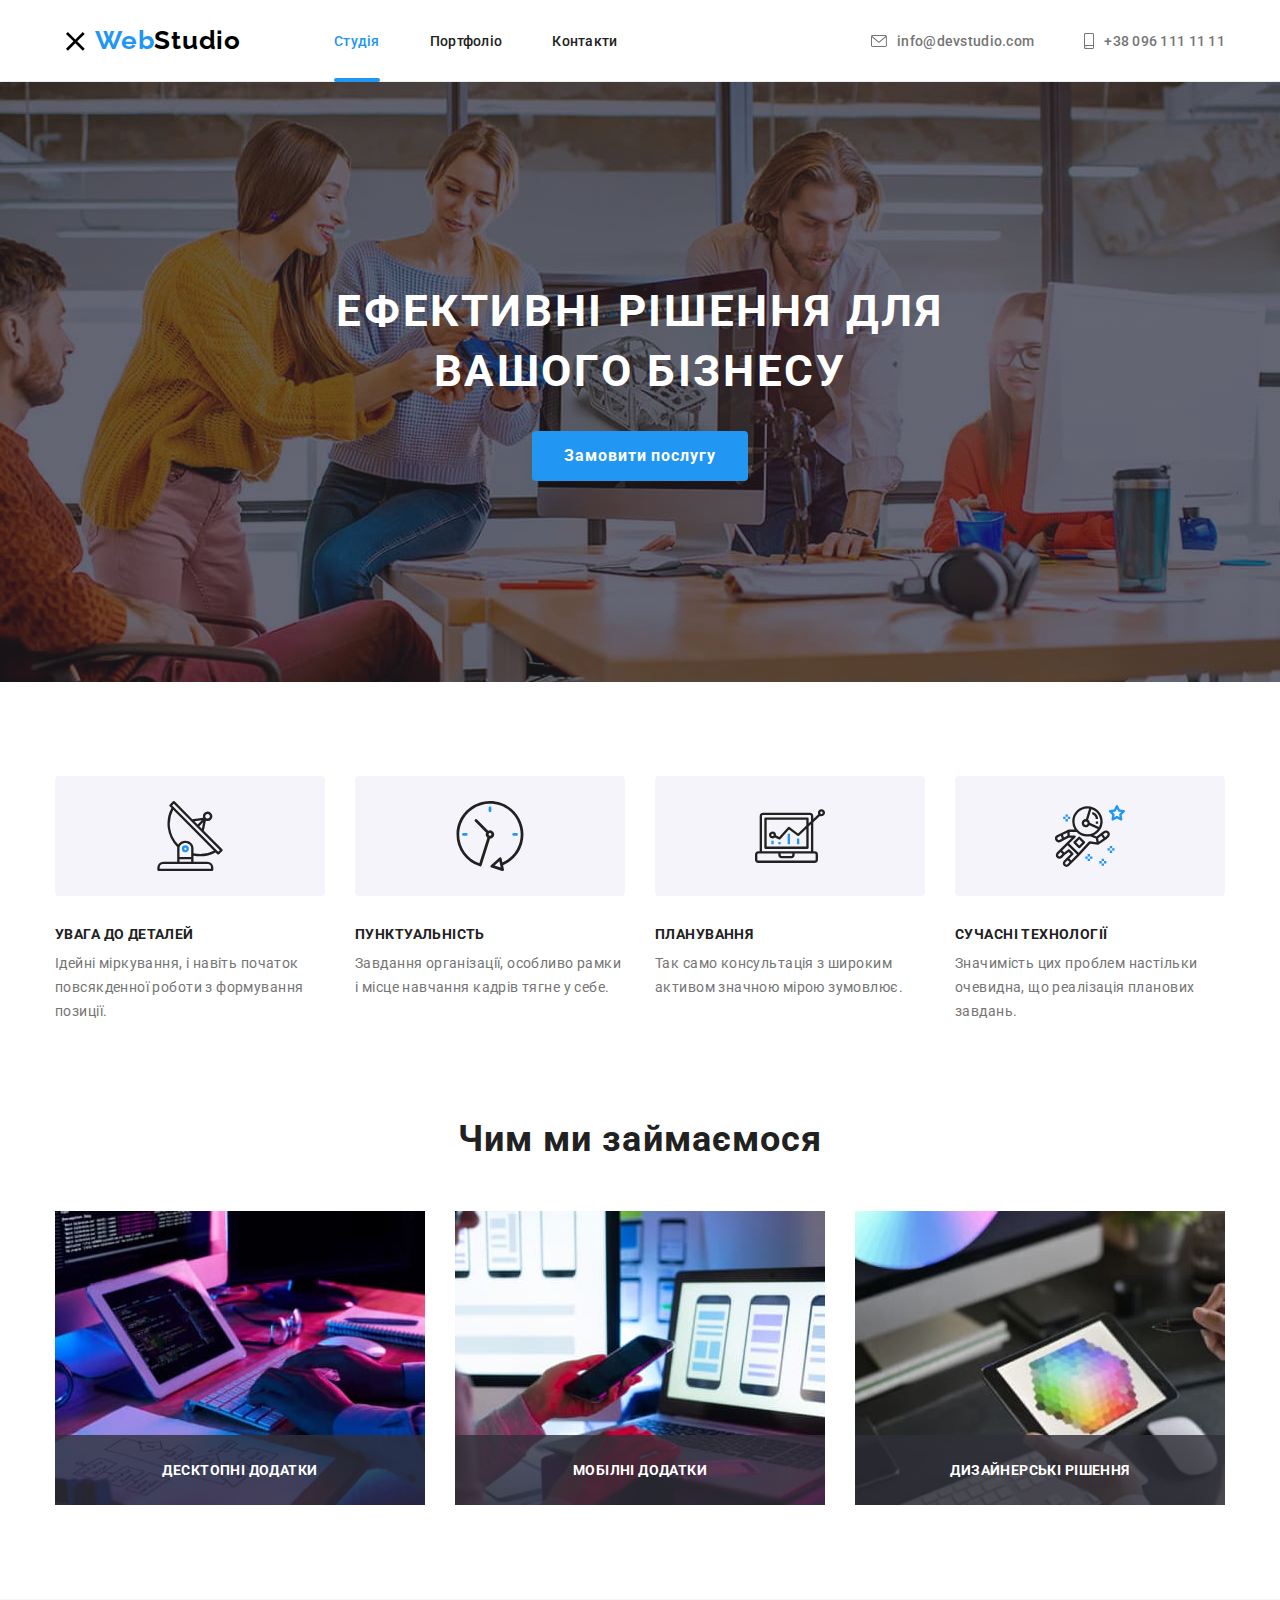
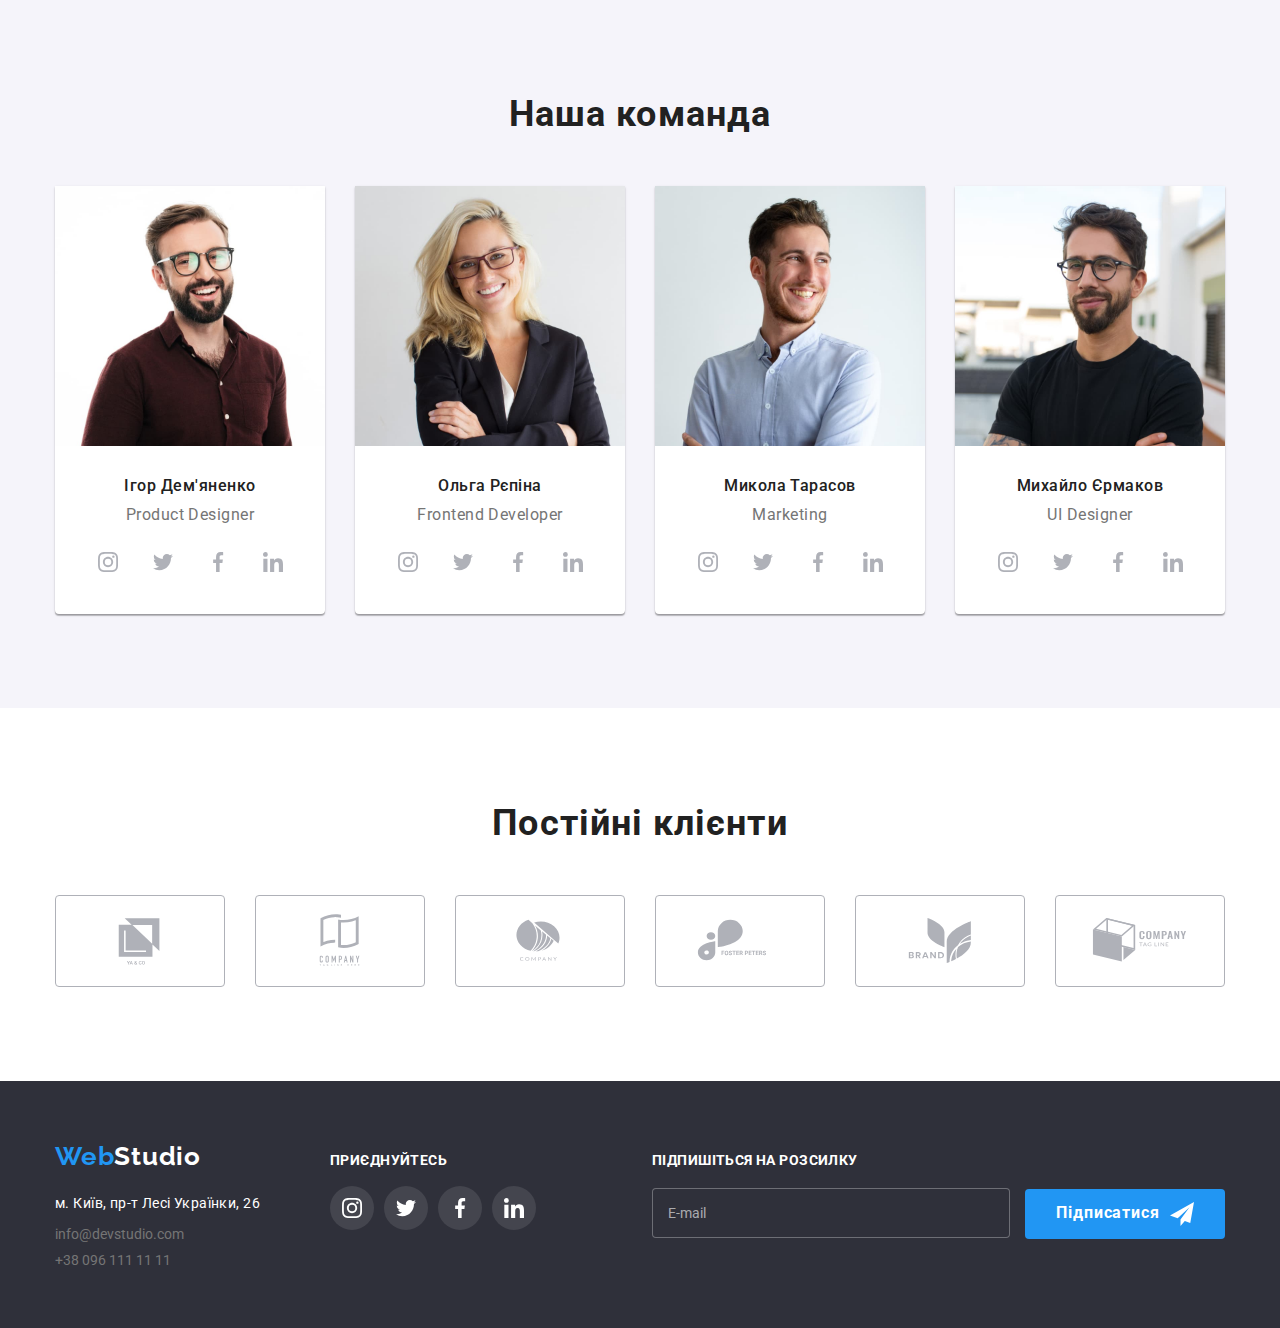
<file: index.html>
<!DOCTYPE html>
<html lang="uk">
  <head>
    <meta charset="UTF-8" />
    <meta http-equiv="X-UA-Compatible" content="IE=edge" />
    <meta name="viewport" content="width=device-width, initial-scale=1.0" />
    <title>Студія</title>
    <link rel="preconnect" href="https://fonts.googleapis.com" />
    <link rel="preconnect" href="https://fonts.gstatic.com" crossorigin />
    <link
      href="https://fonts.googleapis.com/css2?family=Raleway:wght@700&family=Roboto:wght@400;500;700;900&display=swap"
      rel="stylesheet"
    />
    <link rel="stylesheet" href="./css/main.min.css" />
  </head>

  <body>
    <header class="header">
      <div class="container">
        <div class="header__container js-menu-container">
          <button
            type="button"
            class="mobile-menu js-open-menu"
            aria-expanded="false"
            aria-controls="mobile-menu"
          >
            <svg width="40px" height="40px" aria-label="mobile menu switch">
              <use class="icon-close" href="./icons.svg#icon-close_40px"></use>
              <use class="icon-menu" href="./icons.svg#icon-menu_40px"></use>
            </svg>
          </button>
          <nav class="navigation">
            <a href="./index.html" lang="en" class="header-logo">
              <span class="header-logo__web">Web</span
              ><span class="header-logo__studio">Studio</span></a
            >
            <ul class="navigation__menu">
              <li class="navigation__item">
                <a class="navigation__link navigation__link--current" href="./index.html">Студія</a>
              </li>

              <li class="navigation__item">
                <a class="navigation__link" href="./portfolio.html">Портфоліо</a>
              </li>

              <li class="navigation__item"><a class="navigation__link" href="#">Контакти</a></li>
            </ul>
          </nav>
          <ul class="contacts">
            <li class="contacts__checklist">
              <a class="contacts__mail" href="mailto:info@devstudio.com">
                <svg class="contacts__icon" width="16px" height="12px">
                  <use href="./icons.svg#icon-envelope"></use></svg
                >info@devstudio.com</a
              >
            </li>

            <li class="contacts__checklist">
              <a class="contacts__tel" href="tel:+380961111111">
                <svg class="contacts__icon" width="10px" height="16px">
                  <use href="./icons.svg#icon-smartphone"></use></svg
                >+38 096 111 11 11</a
              >
            </li>
          </ul>
        </div>
      </div>
    </header>
    <main>
      <section class="hero">
        <div class="container">
          <h1 class="hero__title">Ефективні рішення для вашого бізнесу</h1>
          <button type="button" class="hero__button" data-modal-open>Замовити послугу</button>
        </div>
      </section>

      <section class="section">
        <div class="container">
          <h2 class="visually-hidden">Наші вміння</h2>
          <ul class="features">
            <li class="features__item">
              <div class="features__icons">
                <svg width="70px" height="70px">
                  <use href="./icons.svg#icon-antenna"></use>
                </svg>
              </div>
              <h3 class="features__title">УВАГА ДО ДЕТАЛЕЙ</h3>
              <p class="features__text">
                Ідейні міркування, і навіть початок повсякденної роботи з формування позиції.
              </p>
            </li>
            <li class="features__item">
              <div class="features__icons">
                <svg width="70px" height="70px">
                  <use href="./icons.svg#icon-clock"></use>
                </svg>
              </div>
              <h3 class="features__title">ПУНКТУАЛЬНІСТЬ</h3>
              <p class="features__text">
                Завдання організації, особливо рамки і місце навчання кадрів тягне у себе.
              </p>
            </li>
            <li class="features__item">
              <div class="features__icons">
                <svg width="70px" height="70px">
                  <use href="./icons.svg#icon-diagram"></use>
                </svg>
              </div>
              <h3 class="features__title">ПЛАНУВАННЯ</h3>
              <p class="features__text">
                Так само консультація з широким активом значною мірою зумовлює.
              </p>
            </li>
            <li class="features__item">
              <div class="features__icons">
                <svg width="70px" height="70px">
                  <use href="./icons.svg#icon-astronaut"></use>
                </svg>
              </div>
              <h3 class="features__title">СУЧАСНІ ТЕХНОЛОГІЇ</h3>
              <p class="features__text last">
                Значимість цих проблем настільки очевидна, що реалізація планових завдань.
              </p>
            </li>
          </ul>
        </div>
      </section>

      <section class="section service">
        <div class="container">
          <h2 class="section__title">Чим ми займаємося</h2>
          <ul class="produce">
            <li class="produce__element">
              <img src="./images/box1.jpg" alt="Написання коду" width="370" />
              <span class="produce__text">Десктопні додатки</span>
            </li>

            <li class="produce__element">
              <img src="./images/box2.jpg" alt="Дизайн додатків" width="370" />
              <span class="produce__text">Мобілні додатки</span>
            </li>

            <li class="produce__element">
              <img src="./images/box3.jpg" alt="Тестування додатків" width="370" />
              <span class="produce__text">Дизайнерські рішення</span>
            </li>
          </ul>
        </div>
      </section>

      <section class="section squad">
        <div class="container">
          <h2 class="section__title">Наша команда</h2>
          <ul class="team">
            <li class="team__element">
              <img src="./images/img1.jpg" alt="Дизайнер продукту" width="270" />
              <div class="team__specialists">
                <h3 class="team__name">Ігор Дем'яненко</h3>
                <p class="team__text" lang="en">Product Designer</p>
                <ul class="socials">
                  <li class="socials__item">
                    <a href="https://www.instagram.com" class="socials__link">
                      <svg class="socials__icon" width="20px" height="20px">
                        <use href="./icons.svg#icon-instagram"></use>
                      </svg>
                    </a>
                  </li>
                  <li class="socials__item">
                    <a href="https://www.instagram.com" class="socials__link">
                      <svg class="socials__icon" width="20px" height="20px">
                        <use href="./icons.svg#icon-twitter"></use>
                      </svg>
                    </a>
                  </li>
                  <li class="socials__item">
                    <a href="https://www.instagram.com" class="socials__link">
                      <svg class="socials__icon" width="20px" height="20px">
                        <use href="./icons.svg#icon-facebook"></use>
                      </svg>
                    </a>
                  </li>
                  <li class="socials__item">
                    <a href="https://www.instagram.com" class="socials__link">
                      <svg class="socials__icon" width="20px" height="20px">
                        <use href="./icons.svg#icon-linkedin"></use>
                      </svg>
                    </a>
                  </li>
                </ul>
              </div>
            </li>
            <li class="team__element">
              <img src="./images/img2.jpg" alt="Розробник" width="270" />
              <div class="team__specialists">
                <h3 class="team__name">Ольга Рєпіна</h3>
                <p class="team__text" lang="en">Frontend Developer</p>
                <ul class="socials">
                  <li class="socials__item">
                    <a href="https://www.instagram.com" class="socials__link">
                      <svg class="socials__icon" width="20px" height="20px">
                        <use href="./icons.svg#icon-instagram"></use>
                      </svg>
                    </a>
                  </li>
                  <li class="socials__item">
                    <a href="https://www.instagram.com" class="socials__link">
                      <svg class="socials__icon" width="20px" height="20px">
                        <use href="./icons.svg#icon-twitter"></use>
                      </svg>
                    </a>
                  </li>
                  <li class="socials__item">
                    <a href="https://www.instagram.com" class="socials__link">
                      <svg class="socials__icon" width="20px" height="20px">
                        <use href="./icons.svg#icon-facebook"></use>
                      </svg>
                    </a>
                  </li>
                  <li class="socials__item">
                    <a href="https://www.instagram.com" class="socials__link">
                      <svg class="socials__icon" width="20px" height="20px">
                        <use href="./icons.svg#icon-linkedin"></use>
                      </svg>
                    </a>
                  </li>
                </ul>
              </div>
            </li>
            <li class="team__element">
              <img src="./images/img3.jpg" alt="Маркетолог" width="270" />
              <div class="team__specialists">
                <h3 class="team__name">Микола Тарасов</h3>
                <p class="team__text" lang="en">Marketing</p>
                <ul class="socials">
                  <li class="socials__item">
                    <a href="https://www.instagram.com" class="socials__link">
                      <svg class="socials__icon" width="20px" height="20px">
                        <use href="./icons.svg#icon-instagram"></use>
                      </svg>
                    </a>
                  </li>
                  <li class="socials__item">
                    <a href="https://www.instagram.com" class="socials__link">
                      <svg class="socials__icon" width="20px" height="20px">
                        <use href="./icons.svg#icon-twitter"></use>
                      </svg>
                    </a>
                  </li>
                  <li class="socials__item">
                    <a href="https://www.instagram.com" class="socials__link">
                      <svg class="socials__icon" width="20px" height="20px">
                        <use href="./icons.svg#icon-facebook"></use>
                      </svg>
                    </a>
                  </li>
                  <li class="socials__item">
                    <a href="https://www.instagram.com" class="socials__link">
                      <svg class="socials__icon" width="20px" height="20px">
                        <use href="./icons.svg#icon-linkedin"></use>
                      </svg>
                    </a>
                  </li>
                </ul>
              </div>
            </li>
            <li class="team__element">
              <img src="./images/img4.jpg" alt="Дизайнер" width="270" />
              <div class="team__specialists">
                <h3 class="team__name">Михайло Єрмаков</h3>
                <p class="team__text" lang="en">UI Designer</p>
                <ul class="socials">
                  <li class="socials__item">
                    <a href="https://www.instagram.com" class="socials__link">
                      <svg class="socials__icon" width="20px" height="20px">
                        <use href="./icons.svg#icon-instagram"></use>
                      </svg>
                    </a>
                  </li>
                  <li class="socials__item">
                    <a href="https://www.instagram.com" class="socials__link">
                      <svg class="socials__icon" width="20px" height="20px">
                        <use href="./icons.svg#icon-twitter"></use>
                      </svg>
                    </a>
                  </li>
                  <li class="socials__item">
                    <a href="https://www.instagram.com" class="socials__link">
                      <svg class="socials__icon" width="20px" height="20px">
                        <use href="./icons.svg#icon-facebook"></use>
                      </svg>
                    </a>
                  </li>
                  <li class="socials__item">
                    <a href="https://www.instagram.com" class="socials__link">
                      <svg class="socials__icon" width="20px" height="20px">
                        <use href="./icons.svg#icon-linkedin"></use>
                      </svg>
                    </a>
                  </li>
                </ul>
              </div>
            </li>
          </ul>
        </div>
      </section>
      <section class="section">
        <div class="container">
          <h2 class="section__title">Постійні клієнти</h2>
          <ul class="clients">
            <li class="clients__item">
              <a href="" class="clients__link">
                <svg class="clients__icon" width="106px" height="60px">
                  <use href="./icons.svg#icon-Logo"></use>
                </svg>
              </a>
            </li>
            <li class="clients__item">
              <a href="" class="clients__link">
                <svg class="clients__icon" width="106px" height="60px">
                  <use href="./icons.svg#icon-Logo-1"></use>
                </svg>
              </a>
            </li>
            <li class="clients__item">
              <a href="" class="clients__link">
                <svg class="clients__icon" width="106px" height="60px">
                  <use href="./icons.svg#icon-Logo-2"></use>
                </svg>
              </a>
            </li>
            <li class="clients__item">
              <a href="" class="clients__link">
                <svg class="clients__icon" width="106px" height="60px">
                  <use href="./icons.svg#icon-Logo-3"></use>
                </svg>
              </a>
            </li>
            <li class="clients__item">
              <a href="" class="clients__link"
                ><svg class="clients__icon" width="106px" height="60px">
                  <use href="./icons.svg#icon-Logo-4"></use></svg
              ></a>
            </li>
            <li class="clients__item">
              <a href="" class="clients__link">
                <svg class="clients__icon" width="106px" height="60px">
                  <use href="./icons.svg#icon-Logo-5"></use>
                </svg>
              </a>
            </li>
          </ul>
        </div>
      </section>
    </main>
    <footer class="footer">
      <div class="container footer-container">
        <div class="footer--contacts">
          <a lang="en" class="footer-logo" href="./index.html"
            ><span class="footer-logo__web">Web</span
            ><span class="footer-logo__second">Studio</span></a
          >
          <address>
            <ul class="footer__map">
              <li>
                <a
                  class="footer__address"
                  href="https://goo.gl/maps/5NG6xnhZqoV4ewts6"
                  target="_blank"
                  rel="noopener noreferrer nofollow"
                  >м. Київ, пр-т Лесі Українки, 26</a
                >
              </li>
            </ul>
            <ul class="footer__element">
              <li class="footer__link">
                <a class="footer__link" href="mailto:info@devstudio.com">info@devstudio.com</a>
              </li>

              <li class="footer__link">
                <a class="footer__link" href="tel:+380961111111">+38 096 111 11 11</a>
              </li>
            </ul>
          </address>
        </div>

        <div class="footer-socials">
          <p class="footer-socials__title">Приєднуйтесь</p>
          <ul class="footer-socials__icons">
            <li>
              <a href="" class="footer-socials__link"
                ><svg class="footer-socials--dark" width="20px" height="20px">
                  <use href="./icons.svg#icon-instagram"></use></svg
              ></a>
            </li>
            <li>
              <a href="" class="footer-socials__link"
                ><svg class="footer-socials--dark" width="20px" height="20px">
                  <use href="./icons.svg#icon-twitter"></use></svg
              ></a>
            </li>
            <li>
              <a href="" class="footer-socials__link"
                ><svg class="footer-socials--dark" width="20px" height="20px">
                  <use href="./icons.svg#icon-facebook"></use></svg
              ></a>
            </li>
            <li>
              <a href="" class="footer-socials__link"
                ><svg class="footer-socials--dark" width="20px" height="20px">
                  <use href="./icons.svg#icon-linkedin"></use></svg
              ></a>
            </li>
          </ul>
        </div>
        <div class="footer-subscription">
          <p class="footer-subscription__title">Підпишіться на розсилку</p>
          <form class="footer-subscription__form">
            <label for="mail">
              <input
                type="email"
                class="footer-subscription__input"
                name="mail"
                id="mail"
                placeholder="E-mail"
                autocomplete="off"
              />
              <button type="submit" class="footer-button">
                Підписатися
                <svg class="footer-button__icon" width="24px" height="24px">
                  <use href="./images/icon-send.svg#icon-icon-send"></use>
                </svg>
              </button>
            </label>
          </form>
        </div>
      </div>
    </footer>
    <div class="backdrop is-hidden" data-modal>
      <div class="modal">
        <h2 class="modal__title">Залиште свої дані, ми вам передзвонимо</h2>
        <form class="modal__form">
          <label for="user-name" class="form"
            >Ім'я
            <span class="form__control">
              <input
                type="text"
                class="form__input"
                id="user-name"
                name="name"
                autocomplete="off"
              />
              <svg class="form__icon" width="18px" height="18px">
                <use href="./icons.svg#icon-person"></use>
              </svg>
            </span>
          </label>

          <label for="user-tel" class="form"
            >Телефон
            <span class="form__control">
              <input
                type="tel"
                class="form__input"
                id="user-tel"
                name="telefon"
                autocomplete="off"
              />
              <svg class="form__icon" width="18px" height="18px">
                <use href="./icons.svg#icon-phone"></use>
              </svg>
            </span>
          </label>

          <label for="user-mail" class="form"
            >Пошта
            <span class="form__control">
              <input
                type="email"
                class="form__input"
                id="user-mail"
                name="email"
                autocomplete="off"
              />
              <svg class="form__icon" width="18px" height="18px">
                <use href="./icons.svg#icon-email"></use>
              </svg>
            </span>
          </label>

          <label for="user-comment" class="form"
            >Коментар
            <textarea
              name="comment"
              class="form__textarea"
              id="user-comment"
              placeholder="Введіть текст"
            ></textarea>
          </label>

          <div class="checkbox">
            <label class="checkbox__label" for="terms-checkbox"
              >Погоджуюся з розсилкою та приймаю
              <a class="checkbox__link" href="#">Умови договору</a>

              <input
                class="checkbox__input visually-hidden"
                id="terms-checkbox"
                type="checkbox"
                name="terms-checkbox"
              />
              <svg class="checkbox__icon" width="16px" height="15px">
                <use href="./icons.svg#icon-select"></use>
              </svg>
            </label>
          </div>
          <button type="submit" class="button-checkbox">Відправити</button>
        </form>
        <button class="modal-link" data-modal-close>
          <svg class="modal-close" width="18px" height="18px">
            <use href="./images/close.svg#icon-close"></use>
          </svg>
        </button>
      </div>
    </div>
    <script src="./js/mobile-menu.js"></script>
    <script src="./js/modal.js"></script>
  </body>
</html>
</file>
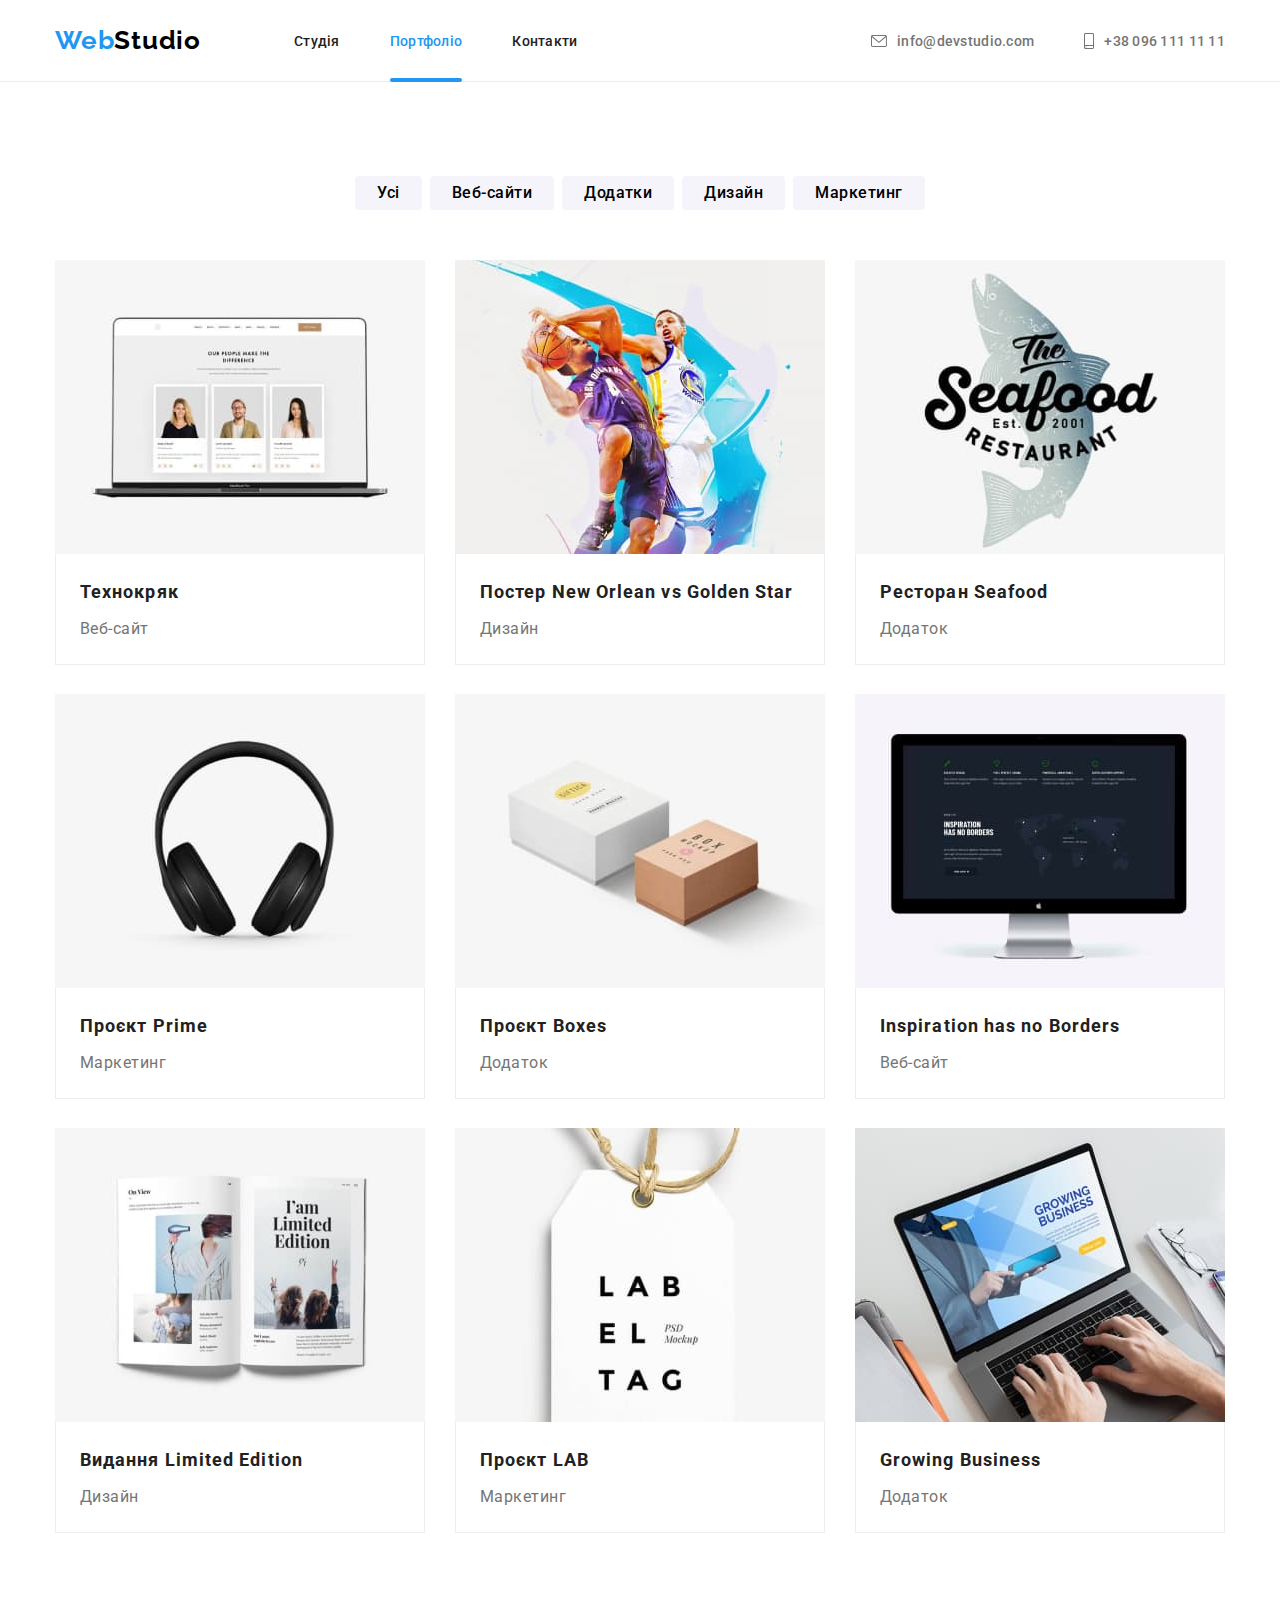
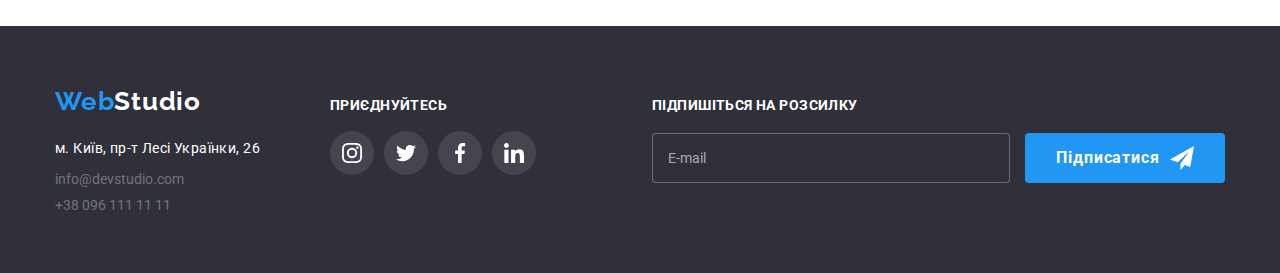
<file: portfolio.html>
<!DOCTYPE html>
<html lang="uk">
  <head>
    <meta charset="UTF-8" />
    <meta http-equiv="X-UA-Compatible" content="IE=edge" />
    <meta name="viewport" content="width=device-width, initial-scale=1.0" />
    <title>Портфоліо</title>
    <link rel="preconnect" href="https://fonts.googleapis.com" />
    <link rel="preconnect" href="https://fonts.gstatic.com" crossorigin />
    <link
      href="https://fonts.googleapis.com/css2?family=Raleway:wght@700&family=Roboto:wght@400;500;700;900&display=swap"
      rel="stylesheet"
    />
    <link rel="stylesheet" href="./css/main.min.css" />
  </head>

  <body>
    <header class="header">
      <div class="container">
        <div class="header__container">
          <nav class="navigation">
            <a href="./index.html" lang="en" class="header-logo">
              <span class="header-logo__web">Web</span
              ><span class="header-logo__studio">Studio</span></a
            >
            <ul class="navigation__menu">
              <li class="navigation__item">
                <a class="navigation__link" href="./index.html">Студія</a>
              </li>

              <li class="navigation__item">
                <a class="navigation__link navigation__link--current" href="./portfolio.html"
                  >Портфоліо</a
                >
              </li>

              <li class="navigation__item"><a class="navigation__link" href="#">Контакти</a></li>
            </ul>
          </nav>
          <ul class="contacts">
            <li class="contacts__checklist">
              <a class="contacts__mail" href="mailto:info@devstudio.com">
                <svg class="contacts__icon" width="16px" height="12px">
                  <use href="./icons.svg#icon-envelope"></use></svg
                >info@devstudio.com</a
              >
            </li>

            <li class="contacts__checklist">
              <a class="contacts__tel" href="tel:+380961111111">
                <svg class="contacts__icon" width="10px" height="16px">
                  <use href="./icons.svg#icon-smartphone"></use></svg
                >+38 096 111 11 11</a
              >
            </li>
          </ul>
        </div>
      </div>
    </header>
    <main>
      <section class="section">
        <div class="container">
          <ul class="filter">
            <li class="filter__item">
              <button class="filter__button" type="button">Усі</button>
            </li>
            <li class="filter__item">
              <button class="filter__button" type="button">Веб-сайти</button>
            </li>
            <li class="filter__item">
              <button class="filter__button" type="button">Додатки</button>
            </li>
            <li class="filter__item">
              <button class="filter__button" type="button">Дизайн</button>
            </li>
            <li class="filter__item">
              <button class="filter__button" type="button">Маркетинг</button>
            </li>
          </ul>
          <h1 class="visually-hidden">Наші проекти</h1>
          <ul class="projects">
            <li class="project">
              <a class="project__link" href="">
                <div class="project__thumb">
                  <img src="./images/img5.jpg" alt="Технокряк" width="370" />
                  <div class="project__overlay">
                    <p class="project__label">
                      Ресурс пропонує комплексні пропозиції з різним рівнем функціоналу та сервісів.
                      Все це дозволить відвідувачу отримати вичерпні відомості про компанію чи
                      приватну особу.
                    </p>
                  </div>
                </div>
                <div class="produkts">
                  <h2 class="produkts__title">Технокряк</h2>
                  <p class="produkts__text">Веб-сайт</p>
                </div>
              </a>
            </li>

            <li class="project">
              <a class="project__link" href="">
                <div class="project__thumb">
                  <img src="./images/img6.jpg" alt="Постер New Orlean vs Golden Star" width="370" />
                  <div class="project__overlay">
                    <p class="project__label">
                      Ресурс пропонує комплексні пропозиції з різним рівнем функціоналу та сервісів.
                      Все це дозволить відвідувачу отримати вичерпні відомості про компанію чи
                      приватну особу.
                    </p>
                  </div>
                </div>
                <div class="produkts">
                  <h2 class="produkts__title">Постер New Orlean vs Golden Star</h2>
                  <p class="produkts__text">Дизайн</p>
                </div>
              </a>
            </li>

            <li class="project">
              <a class="project__link" href="">
                <div class="project__thumb">
                  <img src="./images/img7.jpg" alt="Ресторан Seafood" width="370" />
                  <div class="project__overlay">
                    <p class="project__label">
                      Ресурс пропонує комплексні пропозиції з різним рівнем функціоналу та сервісів.
                      Все це дозволить відвідувачу отримати вичерпні відомості про компанію чи
                      приватну особу.
                    </p>
                  </div>
                </div>
                <div class="produkts">
                  <h2 class="produkts__title">Ресторан Seafood</h2>
                  <p class="produkts__text">Додаток</p>
                </div>
              </a>
            </li>

            <li class="project">
              <a class="project__link" href="">
                <div class="project__thumb">
                  <img src="./images/img8.jpg" alt="Проєкт Prime" width="370" />
                  <div class="project__overlay">
                    <p class="project__label">
                      Ресурс пропонує комплексні пропозиції з різним рівнем функціоналу та сервісів.
                      Все це дозволить відвідувачу отримати вичерпні відомості про компанію чи
                      приватну особу.
                    </p>
                  </div>
                </div>
                <div class="produkts">
                  <h2 class="produkts__title">Проєкт Prime</h2>
                  <p class="produkts__text">Маркетинг</p>
                </div>
              </a>
            </li>

            <li class="project">
              <a class="project__link" href="">
                <div class="project__thumb">
                  <img src="./images/img9.jpg" alt="Проєкт Boxes" width="370" />
                  <div class="project__overlay">
                    <p class="project__label">
                      Ресурс пропонує комплексні пропозиції з різним рівнем функціоналу та сервісів.
                      Все це дозволить відвідувачу отримати вичерпні відомості про компанію чи
                      приватну особу.
                    </p>
                  </div>
                </div>
                <div class="produkts">
                  <h2 class="produkts__title">Проєкт Boxes</h2>
                  <p class="produkts__text">Додаток</p>
                </div>
              </a>
            </li>

            <li class="project">
              <a class="project__link" href="">
                <div class="project__thumb">
                  <img src="./images/img10.jpg" alt="Inspiration has no Borders" width="370" />
                  <div class="project__overlay">
                    <p class="project__label">
                      Ресурс пропонує комплексні пропозиції з різним рівнем функціоналу та сервісів.
                      Все це дозволить відвідувачу отримати вичерпні відомості про компанію чи
                      приватну особу.
                    </p>
                  </div>
                </div>
                <div class="produkts">
                  <h2 class="produkts__title">Inspiration has no Borders</h2>
                  <p class="produkts__text">Веб-сайт</p>
                </div>
              </a>
            </li>

            <li class="project">
              <a class="project__link" href="">
                <div class="project__thumb">
                  <img src="./images/img11.jpg" alt="Видання Limited Edition" width="370" />
                  <div class="project__overlay">
                    <p class="project__label">
                      Ресурс пропонує комплексні пропозиції з різним рівнем функціоналу та сервісів.
                      Все це дозволить відвідувачу отримати вичерпні відомості про компанію чи
                      приватну особу.
                    </p>
                  </div>
                </div>
                <div class="produkts">
                  <h2 class="produkts__title">Видання Limited Edition</h2>
                  <p class="produkts__text">Дизайн</p>
                </div>
              </a>
            </li>

            <li class="project">
              <a class="project__link" href="">
                <div class="project__thumb">
                  <img src="./images/img12.jpg" alt="Проєкт LAB" width="370" />
                  <div class="project__overlay">
                    <p class="project__label">
                      Ресурс пропонує комплексні пропозиції з різним рівнем функціоналу та сервісів.
                      Все це дозволить відвідувачу отримати вичерпні відомості про компанію чи
                      приватну особу.
                    </p>
                  </div>
                </div>
                <div class="produkts">
                  <h2 class="produkts__title">Проєкт LAB</h2>
                  <p class="produkts__text">Маркетинг</p>
                </div>
              </a>
            </li>

            <li class="project">
              <a class="project__link" href="">
                <div class="project__thumb">
                  <img src="./images/img13.jpg" alt="Проєкт LAB" width="370" />
                  <div class="project__overlay">
                    <p class="project__label">
                      Ресурс пропонує комплексні пропозиції з різним рівнем функціоналу та сервісів.
                      Все це дозволить відвідувачу отримати вичерпні відомості про компанію чи
                      приватну особу.
                    </p>
                  </div>
                </div>
                <div class="produkts">
                  <h2 class="produkts__title">Growing Business</h2>
                  <p class="produkts__text">Додаток</p>
                </div>
              </a>
            </li>
          </ul>
        </div>
      </section>
    </main>
    <footer class="footer">
      <div class="container footer-container">
        <div class="footer--contacts">
          <a lang="en" class="footer-logo" href="./index.html"
            ><span class="footer-logo__web">Web</span
            ><span class="footer-logo__second">Studio</span></a
          >
          <address>
            <ul class="footer__map">
              <li>
                <a
                  class="footer__address"
                  href="https://goo.gl/maps/5NG6xnhZqoV4ewts6"
                  target="_blank"
                  rel="noopener noreferrer nofollow"
                  >м. Київ, пр-т Лесі Українки, 26</a
                >
              </li>
            </ul>
            <ul class="footer__element">
              <li class="footer__link">
                <a class="footer__link" href="mailto:info@devstudio.com">info@devstudio.com</a>
              </li>

              <li class="footer__link">
                <a class="footer__link" href="tel:+380961111111">+38 096 111 11 11</a>
              </li>
            </ul>
          </address>
        </div>

        <div class="footer-socials">
          <p class="footer-socials__title">Приєднуйтесь</p>
          <ul class="footer-socials__icons">
            <li>
              <a href="" class="footer-socials__link"
                ><svg class="footer-socials--dark" width="20px" height="20px">
                  <use href="./icons.svg#icon-instagram"></use></svg
              ></a>
            </li>
            <li>
              <a href="" class="footer-socials__link"
                ><svg class="footer-socials--dark" width="20px" height="20px">
                  <use href="./icons.svg#icon-twitter"></use></svg
              ></a>
            </li>
            <li>
              <a href="" class="footer-socials__link"
                ><svg class="footer-socials--dark" width="20px" height="20px">
                  <use href="./icons.svg#icon-facebook"></use></svg
              ></a>
            </li>
            <li>
              <a href="" class="footer-socials__link"
                ><svg class="footer-socials--dark" width="20px" height="20px">
                  <use href="./icons.svg#icon-linkedin"></use></svg
              ></a>
            </li>
          </ul>
        </div>
        <div class="footer-subscription">
          <p class="footer-subscription__title">Підпишіться на розсилку</p>
          <form class="footer-subscription__form">
            <label for="mail">
              <input
                type="email"
                class="footer-subscription__input"
                name="mail"
                id="mail"
                placeholder="E-mail"
                autocomplete="off"
              />
              <button type="submit" class="footer-button">
                Підписатися
                <svg class="footer-button__icon" width="24px" height="24px">
                  <use href="./images/icon-send.svg#icon-icon-send"></use>
                </svg>
              </button>
            </label>
          </form>
        </div>
      </div>
    </footer>
  </body>
</html>
</file>
<file: css/main.min.css>
/*! modern-normalize v1.1.0 | MIT License | https://github.com/sindresorhus/modern-normalize */*,::before,::after{-webkit-box-sizing:border-box;box-sizing:border-box}html{line-height:1.15;-webkit-text-size-adjust:100%;-moz-tab-size:4;-o-tab-size:4;tab-size:4}body{margin:0;font-family:system-ui,-apple-system,"Segoe UI",Roboto,Helvetica,Arial,sans-serif,"Apple Color Emoji","Segoe UI Emoji"}hr{height:0;color:inherit}abbr[title]{-webkit-text-decoration:underline dotted;text-decoration:underline dotted}b,strong{font-weight:bolder}code,kbd,samp,pre{font-family:ui-monospace,SFMono-Regular,Consolas,"Liberation Mono",Menlo,monospace;font-size:1em}small{font-size:80%}sub,sup{font-size:75%;line-height:0;position:relative;vertical-align:baseline}sub{bottom:-0.25em}sup{top:-0.5em}table{text-indent:0;border-color:inherit}button,input,optgroup,select,textarea{font-family:inherit;font-size:100%;line-height:1.15;margin:0}button,select{text-transform:none}button,[type=button],[type=reset],[type=submit]{-webkit-appearance:button}::-moz-focus-inner{border-style:none;padding:0}:-moz-focusring{outline:1px dotted ButtonText}:-moz-ui-invalid{box-shadow:none}legend{padding:0}progress{vertical-align:baseline}::-webkit-inner-spin-button,::-webkit-outer-spin-button{height:auto}[type=search]{-webkit-appearance:textfield;outline-offset:-2px}::-webkit-search-decoration{-webkit-appearance:none}::-webkit-file-upload-button{-webkit-appearance:button;font:inherit}summary{display:list-item}body{font-family:"Roboto",sans-serif;font-size:14px;color:#757575;background:#fff}li{list-style-type:none}.visually-hidden{position:absolute;white-space:nowrap;width:1px;height:1px;overflow:hidden;border:0;padding:0;clip:rect(0 0 0 0);-webkit-clip-path:inset(50%);clip-path:inset(50%);margin:-1px}.section{padding:94px 0}.service{padding-top:0}.squad{background:#f5f4fa}.container{width:100%;max-width:1200px;margin:0 auto;padding:0 15px}@media screen and (min-width: 480px){.container{width:480px}}@media screen and (min-width: 768px){.container{width:768px}}@media screen and (min-width: 1200px){.container{width:1200px}}.header{background:#fff;border-bottom:1px solid #ececec;display:-webkit-box;display:-ms-flexbox;display:flex;-webkit-box-align:center;-ms-flex-align:center;align-items:center;-webkit-box-pack:justify;-ms-flex-pack:justify;justify-content:space-between;align-items:center}.header__container{display:-webkit-box;display:-ms-flexbox;display:flex;-webkit-box-align:center;-ms-flex-align:center;align-items:center}.navigation{display:-webkit-box;display:-ms-flexbox;display:flex;-webkit-box-align:center;-ms-flex-align:center;align-items:center;-webkit-box-flex:1;-ms-flex-positive:1;flex-grow:1;color:#212121;font-weight:500;font-size:14px;line-height:1.15;letter-spacing:.02em}.navigation__menu{display:none;margin-top:0;margin-bottom:0;padding:0}@media screen and (min-width: 768px){.navigation__menu{display:-webkit-box;display:-ms-flexbox;display:flex}}.navigation__item{margin-right:50px}.navigation__item:last-child{margin-right:0}.navigation__link{color:#212121;text-decoration:none;padding:32px 0;display:block;-webkit-transition:color 250ms cubic-bezier(0.4, 0, 0.2, 1);transition:color 250ms cubic-bezier(0.4, 0, 0.2, 1)}.navigation__link:hover,.navigation__link:focus{color:#2196f3}.navigation__link--current{position:relative;color:#2196f3;-webkit-transition:color 250ms cubic-bezier(0.4, 0, 0.2, 1);transition:color 250ms cubic-bezier(0.4, 0, 0.2, 1);left:0}.navigation__link--current::after{content:"";position:absolute;display:block;width:100%;height:4px;border-radius:2px;background:#2196f3;left:0;bottom:-1.5px}.navigation__link--current:hover,.navigation__link--current:focus{color:#212121}.contacts{display:none;-webkit-box-align:center;-ms-flex-align:center;align-items:center;margin-top:0;margin-bottom:0;padding:0;list-style-type:none}@media screen and (min-width: 768px){.contacts{display:-webkit-box;display:-ms-flexbox;display:flex}}.contacts__checklist{margin-left:50px}.contacts__checklist:first-child{margin-left:0}.contacts__mail{display:-webkit-box;display:-ms-flexbox;display:flex;-webkit-box-align:center;-ms-flex-align:center;align-items:center;text-decoration:none;color:#757575;padding:0;padding:32px 0;font-weight:500;font-size:14px;line-height:1.15;letter-spacing:.02em;-webkit-transition:color 250ms cubic-bezier(0.4, 0, 0.2, 1);transition:color 250ms cubic-bezier(0.4, 0, 0.2, 1)}.contacts__mail:hover,.contacts__mail:focus{color:#2196f3}.contacts__mail:hover .contacts__icon,.contacts__mail:focus .contacts__icon{fill:#2196f3}.contacts__tel{color:#757575;padding:32px 0;display:-webkit-box;display:-ms-flexbox;display:flex;-webkit-box-align:center;-ms-flex-align:center;align-items:center;text-decoration:none;margin:0;font-weight:500;font-size:14px;line-height:1.15;letter-spacing:.02em;-webkit-transition:color 250ms cubic-bezier(0.4, 0, 0.2, 1);transition:color 250ms cubic-bezier(0.4, 0, 0.2, 1)}.contacts__tel:hover,.contacts__tel:focus{color:#2196f3}.contacts__tel:hover .contacts__icon,.contacts__tel:focus .contacts__icon{fill:#2196f3}.contacts__icon{fill:#757575;margin-right:10px;-webkit-transition:fill 250ms cubic-bezier(0.4, 0, 0.2, 1);transition:fill 250ms cubic-bezier(0.4, 0, 0.2, 1)}.mobile-menu{display:-webkit-inline-box;display:-ms-inline-flexbox;display:inline-flex;margin:0;padding:0;border:none;background-color:rgba(0,0,0,0)}.mobile-menu .icon-close{display:none}.mobile-menu.js-open-menu .icon-close{display:block}.mobile-menu.js-open-menu .icon-menu{display:none}.header-logo{font-family:"Raleway",sans-serif;font-weight:700;font-size:26px;line-height:1.2;text-decoration:none;letter-spacing:.03em;padding:25px 0;margin-right:93px}.header-logo__web{font-family:"Raleway",sans-serif;font-style:normal;color:#2196f3}.header-logo__studio{color:#000;font-family:"Raleway",sans-serif}.hero{background:#2f303a;padding:200px 0;text-align:center;max-width:1600px;min-height:600px;margin-left:auto;margin-right:auto;background-image:-webkit-gradient(linear, left top, left bottom, from(rgba(47, 48, 58, 0.4)), to(rgba(47, 48, 58, 0.4))),url(../images/background-image.jpg);background-image:linear-gradient(rgba(47, 48, 58, 0.4), rgba(47, 48, 58, 0.4)),url(../images/background-image.jpg);background-repeat:no-repeat;background-position:center;background-size:cover}.hero__title{color:#fff;font-size:44px;line-height:1.35;text-align:center;letter-spacing:.06em;text-transform:uppercase;margin:0 auto 30px auto;max-width:696px}.hero__button{background:#2196f3;font-weight:700;font-size:16px;line-height:1.88;letter-spacing:.06em;-webkit-box-align:center;-ms-flex-align:center;align-items:center;text-align:center;font-family:"Roboto",sans-serif;cursor:pointer;color:#fff;width:216px;height:50px;border:none;border-radius:4px;-webkit-transition:-webkit-box-shadow 250ms cubic-bezier(0.4, 0, 0.2, 1);transition:-webkit-box-shadow 250ms cubic-bezier(0.4, 0, 0.2, 1);transition:box-shadow 250ms cubic-bezier(0.4, 0, 0.2, 1);transition:box-shadow 250ms cubic-bezier(0.4, 0, 0.2, 1), -webkit-box-shadow 250ms cubic-bezier(0.4, 0, 0.2, 1)}.hero__button:hover,.hero__button:focus{background-color:#188ce8;-webkit-box-shadow:0px 4px 4px rgba(0,0,0,.15);box-shadow:0px 4px 4px rgba(0,0,0,.15);border-radius:4px}.features{display:-webkit-box;display:-ms-flexbox;display:flex;-webkit-box-pack:center;-ms-flex-pack:center;justify-content:center;gap:30px;margin:0;padding-left:0;list-style-type:none}.features__item{width:calc(25% - 7.5px)}.features__icons{display:-webkit-box;display:-ms-flexbox;display:flex;-webkit-box-align:center;-ms-flex-align:center;align-items:center;-webkit-box-pack:center;-ms-flex-pack:center;justify-content:center;background-color:#f5f4fa;width:100%;height:120px;border-radius:4px;margin-bottom:30px}.features__title{color:#212121;font-weight:700;font-size:14px;line-height:1.15;letter-spacing:.03em;text-transform:uppercase;margin:0}.features__text{color:#757575;font-weight:400;font-size:14px;line-height:1.7;letter-spacing:.03em;margin:0;margin-top:10px}.produce{display:-webkit-box;display:-ms-flexbox;display:flex;-webkit-box-pack:center;-ms-flex-pack:center;justify-content:center;padding-left:0;margin:0;list-style-type:none}.section__title{color:#212121;font-weight:700;font-size:36px;line-height:1.2;letter-spacing:.03em;text-align:center;margin:0;margin-bottom:50px}.produce__element{position:relative;width:calc(33.3333333333% - 20px);height:294px}.produce__element:nth-child(-n+2){margin-right:30px}.produce__element>img{display:block;width:100%;height:100%}.produce__text{position:absolute;display:-webkit-box;display:-ms-flexbox;display:flex;-webkit-box-pack:center;-ms-flex-pack:center;justify-content:center;-webkit-box-align:center;-ms-flex-align:center;align-items:center;font-weight:700;font-size:14px;line-height:1.15;letter-spacing:.03em;text-transform:uppercase;color:#fff;bottom:0;right:0;width:100%;height:70px;background-color:rgba(47,48,58,.8)}.team{display:-webkit-box;display:-ms-flexbox;display:flex;-webkit-box-pack:center;-ms-flex-pack:center;justify-content:center;padding-left:0;margin:0;padding-left:0;list-style-type:none}.section__title{color:#212121;font-weight:700;font-size:36px;line-height:1.2;letter-spacing:.03em;text-align:center;margin:0;margin-bottom:50px}.team__element{background:#fff;-webkit-box-shadow:0px 1px 3px rgba(0,0,0,.12),0px 1px 1px rgba(0,0,0,.14),0px 2px 1px rgba(0,0,0,.2);box-shadow:0px 1px 3px rgba(0,0,0,.12),0px 1px 1px rgba(0,0,0,.14),0px 2px 1px rgba(0,0,0,.2);border-radius:0px 0px 4px 4px;width:calc(25% - 22.5px);height:428px}.team__element:nth-child(-n+3){margin-right:30px}.team__element>img{display:block}.team__specialists{padding:30px}.team__name{color:#212121;font-weight:500;font-size:16px;line-height:1.2;letter-spacing:.03em;text-align:center;margin:0;margin-bottom:10px}.team__text{color:#757575;font-weight:400;font-size:16px;line-height:1.2;letter-spacing:.03em;text-align:center;margin:0}.socials{display:-webkit-box;display:-ms-flexbox;display:flex;-webkit-box-pack:center;-ms-flex-pack:center;justify-content:center;gap:10px;padding:0;margin-top:16px;list-style-type:none}.socials__item{width:calc(25% - 7.5px);height:44px}.socials__link{width:100%;height:100%;display:-webkit-box;display:-ms-flexbox;display:flex;-webkit-box-align:center;-ms-flex-align:center;align-items:center;-webkit-box-pack:center;-ms-flex-pack:center;justify-content:center;border-radius:50%;-webkit-transition:background-color 250ms cubic-bezier(0.4, 0, 0.2, 1);transition:background-color 250ms cubic-bezier(0.4, 0, 0.2, 1)}.socials__link:hover,.socials__link:focus{background-color:#2196f3}.socials__link:hover .socials__icon,.socials__link:focus .socials__icon{fill:#fff}.socials__icon{fill:#afb1b8;-webkit-transition:fill 250ms cubic-bezier(0.4, 0, 0.2, 1);transition:fill 250ms cubic-bezier(0.4, 0, 0.2, 1)}.clients{display:-webkit-box;display:-ms-flexbox;display:flex;-webkit-box-align:center;-ms-flex-align:center;align-items:center;-webkit-box-pack:center;-ms-flex-pack:center;justify-content:center;gap:30px;padding:0;margin:0;list-style-type:none}.section__title{color:#212121;font-weight:700;font-size:36px;line-height:1.2;letter-spacing:.03em;text-align:center;margin:0;margin-bottom:50px}.clients__item{width:calc(16.6666666667% - 25px);height:92px}.clients__link{display:-webkit-box;display:-ms-flexbox;display:flex;-webkit-box-align:center;-ms-flex-align:center;align-items:center;-webkit-box-pack:center;-ms-flex-pack:center;justify-content:center;width:100%;height:100%;border:1px solid #afb1b8;border-radius:4px;-webkit-transition:border 250ms cubic-bezier(0.4, 0, 0.2, 1);transition:border 250ms cubic-bezier(0.4, 0, 0.2, 1)}.clients__link:hover,.clients__link:focus{border:1px solid #2196f3}.clients__link:hover .clients__icon,.clients__link:focus .clients__icon{fill:#2196f3}.clients__icon{fill:#afb1b8;-webkit-transition:fill 250ms cubic-bezier(0.4, 0, 0.2, 1);transition:fill 250ms cubic-bezier(0.4, 0, 0.2, 1)}.footer{background:#2f303a;padding:60px 0}.footer--contacts{margin:0;padding-left:0}.footer-container{display:-webkit-box;display:-ms-flexbox;display:flex;-webkit-box-align:baseline;-ms-flex-align:baseline;align-items:baseline}.footer__map{margin:0;padding:0;margin-top:20px;list-style-type:none}.footer__map a{text-decoration:none}.footer__element{padding:0;margin-top:10px;margin-bottom:0}.footer__address{color:#fff;font-weight:400;font-size:14px;line-height:1.7;letter-spacing:.03em;font-style:normal;list-style-type:none;-webkit-transition:color 250ms cubic-bezier(0.4, 0, 0.2, 1);transition:color 250ms cubic-bezier(0.4, 0, 0.2, 1)}.footer__address:hover,.footer__address:focus{color:#2196f3}.footer__link{font-family:"Roboto",sans-serif;font-style:normal;color:#757575;text-decoration:none;list-style-type:none;-webkit-transition:color 250ms cubic-bezier(0.4, 0, 0.2, 1);transition:color 250ms cubic-bezier(0.4, 0, 0.2, 1)}.footer__link:first-child{margin-bottom:10px}.footer__link:hover,.footer__link:focus{color:#2196f3}.footer-socials{margin-left:70px}.footer-socials--dark{fill:#fff}.footer-socials__title{font-family:"Roboto" sans-serif;font-style:normal;color:#fff;font-weight:700;font-size:14px;line-height:.87;letter-spacing:.03em;text-transform:uppercase;margin:0}.footer-socials__icons{display:-webkit-box;display:-ms-flexbox;display:flex;-webkit-box-pack:center;-ms-flex-pack:center;justify-content:center;gap:10px;padding:0;margin:20px 0 0 0;list-style-type:none}.footer-socials__link{width:44px;height:44px;display:-webkit-box;display:-ms-flexbox;display:flex;-webkit-box-align:center;-ms-flex-align:center;align-items:center;-webkit-box-pack:center;-ms-flex-pack:center;justify-content:center;background-color:rgba(255,255,255,.1);border-radius:50%;-webkit-transition:background-color 250ms cubic-bezier(0.4, 0, 0.2, 1);transition:background-color 250ms cubic-bezier(0.4, 0, 0.2, 1)}.footer-socials__link:hover,.footer-socials__link:focus{background-color:#2196f3}.footer-subscription{margin-left:auto}.footer-subscription__title{color:#fff;font-family:"Roboto";font-style:normal;font-weight:700;font-size:14px;line-height:1.15;letter-spacing:.03em;text-transform:uppercase;margin-top:0;margin-bottom:20px}.footer-subscription__form{display:-webkit-box;display:-ms-flexbox;display:flex;-webkit-box-pack:center;-ms-flex-pack:center;justify-content:center;-webkit-box-align:center;-ms-flex-align:center;align-items:center}.footer-subscription__input{background-color:#2f303a;width:358px;height:50px;margin-right:12px;border:1px solid rgba(255,255,255,.3);border-radius:4px;color:#fff;padding:15px;-webkit-transition:-webkit-filter 250ms cubic-bezier(0.4, 0, 0.2, 1);transition:-webkit-filter 250ms cubic-bezier(0.4, 0, 0.2, 1);transition:filter 250ms cubic-bezier(0.4, 0, 0.2, 1);transition:filter 250ms cubic-bezier(0.4, 0, 0.2, 1), -webkit-filter 250ms cubic-bezier(0.4, 0, 0.2, 1);outline:none}.footer-subscription__input:hover,.footer-subscription__input:focus{-webkit-filter:drop-shadow(0px 4px 4px rgba(0, 0, 0, 0.15));filter:drop-shadow(0px 4px 4px rgba(0, 0, 0, 0.15))}.footer-subscription__input::-webkit-input-placeholder{color:rgba(255,255,255,.6)}.footer-subscription__input::-moz-placeholder{color:rgba(255,255,255,.6)}.footer-subscription__input:-ms-input-placeholder{color:rgba(255,255,255,.6)}.footer-subscription__input::-ms-input-placeholder{color:rgba(255,255,255,.6)}.footer-subscription__input::placeholder{color:rgba(255,255,255,.6)}.footer-button{display:-webkit-inline-box;display:-ms-inline-flexbox;display:inline-flex;-webkit-box-align:center;-ms-flex-align:center;align-items:center;-webkit-box-pack:center;-ms-flex-pack:center;justify-content:center;gap:10px;padding:10px 28px;border:none;background-color:#2196f3;color:#fff;width:200px;height:50px;border-radius:4px;font-family:"Roboto";font-style:normal;font-weight:700;font-size:16px;line-height:1.8;letter-spacing:.06em;cursor:pointer;-webkit-transition:-webkit-box-shadow 250ms cubic-bezier(0.4, 0, 0.2, 1);transition:-webkit-box-shadow 250ms cubic-bezier(0.4, 0, 0.2, 1);transition:box-shadow 250ms cubic-bezier(0.4, 0, 0.2, 1);transition:box-shadow 250ms cubic-bezier(0.4, 0, 0.2, 1), -webkit-box-shadow 250ms cubic-bezier(0.4, 0, 0.2, 1)}.footer-button:hover,.footer-button:focus{-webkit-box-shadow:0px 4px 4px rgba(0,0,0,.15);box-shadow:0px 4px 4px rgba(0,0,0,.15)}.footer-button__icon{fill:#fff}.footer-logo{font-family:"Raleway",sans-serif;font-weight:700;font-size:26px;line-height:1.2;text-decoration:none;letter-spacing:.03em}.footer-logo__web{font-family:"Raleway",sans-serif;font-style:normal;color:#2196f3}.footer-logo__second{font-family:"Raleway",sans-serif;color:#fff;font-style:normal}.backdrop{position:fixed;top:0;left:0;z-index:1;width:100%;height:100%;background-color:rgba(0,0,0,.1);-webkit-transition:opacity 250ms cubic-bezier(0.4, 0, 0.2, 1);transition:opacity 250ms cubic-bezier(0.4, 0, 0.2, 1)}.backdrop.is-hidden{opacity:0;-webkit-transform:translate(42px, 18px);transform:translate(42px, 18px);visibility:hidden;pointer-events:none}.backdrop.is-hidden .modal{-webkit-transform:translate(-50%, -50%) scale(0.9);transform:translate(-50%, -50%) scale(0.9)}.modal{position:absolute;top:50%;left:50%;padding:40px;width:528px;height:581px;-webkit-transform:translate(-50%, -50%) scale(1);transform:translate(-50%, -50%) scale(1);background-color:#fff;-webkit-transition:-webkit-transform 250ms cubic-bezier(0.4, 0, 0.2, 1);transition:-webkit-transform 250ms cubic-bezier(0.4, 0, 0.2, 1);transition:transform 250ms cubic-bezier(0.4, 0, 0.2, 1);transition:transform 250ms cubic-bezier(0.4, 0, 0.2, 1), -webkit-transform 250ms cubic-bezier(0.4, 0, 0.2, 1);border-radius:4px;-webkit-box-shadow:0px 1px 3px rgba(0,0,0,.12),0px 1px 1px rgba(0,0,0,.14),0px 2px 1px rgba(0,0,0,.2);box-shadow:0px 1px 3px rgba(0,0,0,.12),0px 1px 1px rgba(0,0,0,.14),0px 2px 1px rgba(0,0,0,.2)}.modal__title{color:#212121;font-family:"Roboto";font-style:normal;font-weight:700;font-size:20px;line-height:1.15;text-align:center;letter-spacing:.03em;margin-top:0;margin-bottom:12px}.form{display:block;color:#757575;font-weight:400;font-size:12px;line-height:1.15;letter-spacing:.01em;margin-top:10px}.form__control{position:relative}.form__input{width:100%;height:40px;margin-top:4px;padding:12px 12px 12px 32px;border:1px solid rgba(33,33,33,.2);border-radius:4px;outline:none;cursor:pointer;-webkit-transition:border 250ms #2196f3,fill 250ms #2196f3;transition:border 250ms #2196f3,fill 250ms #2196f3;color:#212121}.form__input:focus{border:1px solid #2196f3}.form__input:focus+.form__icon{fill:#2196f3}.form__icon{position:absolute;fill:#212121;top:50%;left:12px;-webkit-transform:translateY(-50%);transform:translateY(-50%)}.form__textarea{display:block;width:100%;height:120px;margin-top:4px;padding:12px 16px;resize:none;border:1px solid rgba(33,33,33,.2);border-radius:4px;outline:none;color:#212121}.form__textarea::-webkit-input-placeholder{color:rgba(117,117,117,.5);font-size:12px;line-height:1.145;letter-spacing:.01em}.form__textarea::-moz-placeholder{color:rgba(117,117,117,.5);font-size:12px;line-height:1.145;letter-spacing:.01em}.form__textarea:-ms-input-placeholder{color:rgba(117,117,117,.5);font-size:12px;line-height:1.145;letter-spacing:.01em}.form__textarea::-ms-input-placeholder{color:rgba(117,117,117,.5);font-size:12px;line-height:1.145;letter-spacing:.01em}.form__textarea::placeholder{color:rgba(117,117,117,.5);font-size:12px;line-height:1.145;letter-spacing:.01em}.checkbox{display:-webkit-box;display:-ms-flexbox;display:flex;-webkit-box-align:center;-ms-flex-align:center;align-items:center;-webkit-box-pack:center;-ms-flex-pack:center;justify-content:center;position:relative;margin-top:20px;margin-bottom:30px}.checkbox__label{color:#757575;font-size:14px;line-height:1.7;letter-spacing:.03em;margin-left:8px;cursor:pointer}.checkbox__link{color:#2196f3}.checkbox__input{-webkit-appearance:none;-moz-appearance:none;appearance:none}.checkbox__input:checked+.checkbox__icon{background-color:#2196f3;border-color:#2196f3;border:none;fill:#fff;fill-opacity:1}.checkbox__icon{content:"";position:absolute;fill:#fff;fill-opacity:0;top:50%;left:13px;-webkit-transform:translateY(-50%);transform:translateY(-50%);border:2px solid #212121;border-radius:2px;-webkit-transition:background-color 250ms cubic-bezier(0.4, 0, 0.2, 1),fill 250ms cubic-bezier(0.4, 0, 0.2, 1),fill-opacity 250ms cubic-bezier(0.4, 0, 0.2, 1);transition:background-color 250ms cubic-bezier(0.4, 0, 0.2, 1),fill 250ms cubic-bezier(0.4, 0, 0.2, 1),fill-opacity 250ms cubic-bezier(0.4, 0, 0.2, 1)}.button-checkbox{display:-webkit-box;display:-ms-flexbox;display:flex;-webkit-box-pack:center;-ms-flex-pack:center;justify-content:center;-webkit-box-align:center;-ms-flex-align:center;align-items:center;width:200px;height:50px;margin-left:auto;margin-right:auto;padding:10px 52px;background-color:#2196f3;border:none;border-radius:4px;color:#fff;-webkit-box-shadow:0px 4px 4px rgba(0,0,0,.15);box-shadow:0px 4px 4px rgba(0,0,0,.15);font-weight:700;font-size:16px;line-height:1.85;letter-spacing:.06em;cursor:pointer;-webkit-transition:background-color 250ms cubic-bezier(0.4, 0, 0.2, 1);transition:background-color 250ms cubic-bezier(0.4, 0, 0.2, 1)}.button-checkbox:hover,.button-checkbox:focus{background-color:#188ce8}.modal-link{position:absolute;top:8px;right:8px;display:-webkit-box;display:-ms-flexbox;display:flex;-webkit-box-pack:center;-ms-flex-pack:center;justify-content:center;-webkit-box-align:center;-ms-flex-align:center;align-items:center;background:#fff;border:1px solid rgba(0,0,0,.1);width:30px;height:30px;border-radius:50%;-webkit-transition:fill 250ms #2196f3,-webkit-box-shadow 250ms cubic-bezier(0.4, 0, 0.2, 1);transition:fill 250ms #2196f3,-webkit-box-shadow 250ms cubic-bezier(0.4, 0, 0.2, 1);transition:box-shadow 250ms cubic-bezier(0.4, 0, 0.2, 1),fill 250ms #2196f3;transition:box-shadow 250ms cubic-bezier(0.4, 0, 0.2, 1),fill 250ms #2196f3,-webkit-box-shadow 250ms cubic-bezier(0.4, 0, 0.2, 1)}.modal-link:hover,.modal-link:focus{-webkit-box-shadow:0px 1px 3px rgba(0,0,0,.12);box-shadow:0px 1px 3px rgba(0,0,0,.12);fill:#2196f3;cursor:pointer}.filter{display:-webkit-box;display:-ms-flexbox;display:flex;-webkit-box-pack:center;-ms-flex-pack:center;justify-content:center;margin:0;padding-left:0;margin-bottom:50px;list-style-type:none}.filter__item{margin-right:8px}.filter__item:last-child{margin-right:0}.filter__button{display:block;background:#f5f4fa;border-radius:4px;font-family:"Roboto",sans-serif;font-weight:500;font-size:16px;line-height:1.35;letter-spacing:.03em;border:none;-webkit-transition:color 250ms cubic-bezier(0.4, 0, 0.2, 1),background-color 250ms cubic-bezier(0.4, 0, 0.2, 1),-webkit-box-shadow 250ms cubic-bezier(0.4, 0, 0.2, 1);transition:color 250ms cubic-bezier(0.4, 0, 0.2, 1),background-color 250ms cubic-bezier(0.4, 0, 0.2, 1),-webkit-box-shadow 250ms cubic-bezier(0.4, 0, 0.2, 1);transition:color 250ms cubic-bezier(0.4, 0, 0.2, 1),background-color 250ms cubic-bezier(0.4, 0, 0.2, 1),box-shadow 250ms cubic-bezier(0.4, 0, 0.2, 1);transition:color 250ms cubic-bezier(0.4, 0, 0.2, 1),background-color 250ms cubic-bezier(0.4, 0, 0.2, 1),box-shadow 250ms cubic-bezier(0.4, 0, 0.2, 1),-webkit-box-shadow 250ms cubic-bezier(0.4, 0, 0.2, 1)}.filter__button:nth-child(1){padding:6px 22px}.filter__button:hover,.filter__button:focus{background-color:#2196f3;color:#fff;cursor:pointer;-webkit-box-shadow:0px 3px 1px rgba(0,0,0,.1),0px 1px 2px rgba(0,0,0,.08),0px 2px 2px rgba(0,0,0,.12);box-shadow:0px 3px 1px rgba(0,0,0,.1),0px 1px 2px rgba(0,0,0,.08),0px 2px 2px rgba(0,0,0,.12);border-radius:4px}.projects{display:-webkit-box;display:-ms-flexbox;display:flex;-ms-flex-wrap:wrap;flex-wrap:wrap;-webkit-box-pack:center;-ms-flex-pack:center;justify-content:center;margin-left:-30px;margin-top:-30px;padding:0;margin-bottom:0;list-style-type:none}.project{-ms-flex-preferred-size:calc(33.3333333333% - 30px);flex-basis:calc(33.3333333333% - 30px);margin-left:30px;margin-top:30px;margin-right:0;margin-bottom:0;padding:0;width:calc(11.1111111111% - 20px);height:404px}.project__link{display:block;text-decoration:none;-webkit-transition:-webkit-box-shadow 250ms cubic-bezier(0.4, 0, 0.2, 1);transition:-webkit-box-shadow 250ms cubic-bezier(0.4, 0, 0.2, 1);transition:box-shadow 250ms cubic-bezier(0.4, 0, 0.2, 1);transition:box-shadow 250ms cubic-bezier(0.4, 0, 0.2, 1), -webkit-box-shadow 250ms cubic-bezier(0.4, 0, 0.2, 1)}.project__link:focus,.project__link:hover{-webkit-box-shadow:0px 1px 1px rgba(0,0,0,.12),0px 4px 4px rgba(0,0,0,.06),1px 4px 6px rgba(0,0,0,.16);box-shadow:0px 1px 1px rgba(0,0,0,.12),0px 4px 4px rgba(0,0,0,.06),1px 4px 6px rgba(0,0,0,.16)}.project__link:hover .project__overlay,.project__link:focus .project__overlay{-webkit-transform:translateY(0);transform:translateY(0)}.project__thumb{position:relative;width:370px;height:294px;overflow:hidden}.project__overlay{position:absolute;top:0;left:0;width:100%;height:100%;background-color:rgba(33,150,243,.9);-webkit-transform:translateY(101%);transform:translateY(101%);-webkit-transition:-webkit-transform 250ms cubic-bezier(0.4, 0, 0.2, 1);transition:-webkit-transform 250ms cubic-bezier(0.4, 0, 0.2, 1);transition:transform 250ms cubic-bezier(0.4, 0, 0.2, 1);transition:transform 250ms cubic-bezier(0.4, 0, 0.2, 1), -webkit-transform 250ms cubic-bezier(0.4, 0, 0.2, 1)}.project__label{display:-webkit-box;display:-ms-flexbox;display:flex;-webkit-box-align:center;-ms-flex-align:center;align-items:center;padding:24px;height:100%;font-size:18px;line-height:1.56;color:#fff;margin:0}.produkts{padding:20px 24px;border-right:1px solid #eee;border-bottom:1px solid #eee;border-left:1px solid #eee}.produkts__title{color:#212121;font-weight:700;font-size:18px;line-height:2;letter-spacing:.06em;margin:0;margin-bottom:4px}.produkts__text{color:#757575;font-weight:400;font-size:16px;line-height:30px;letter-spacing:.03em;margin:0}/*# sourceMappingURL=main.min.css.map */
</file>
